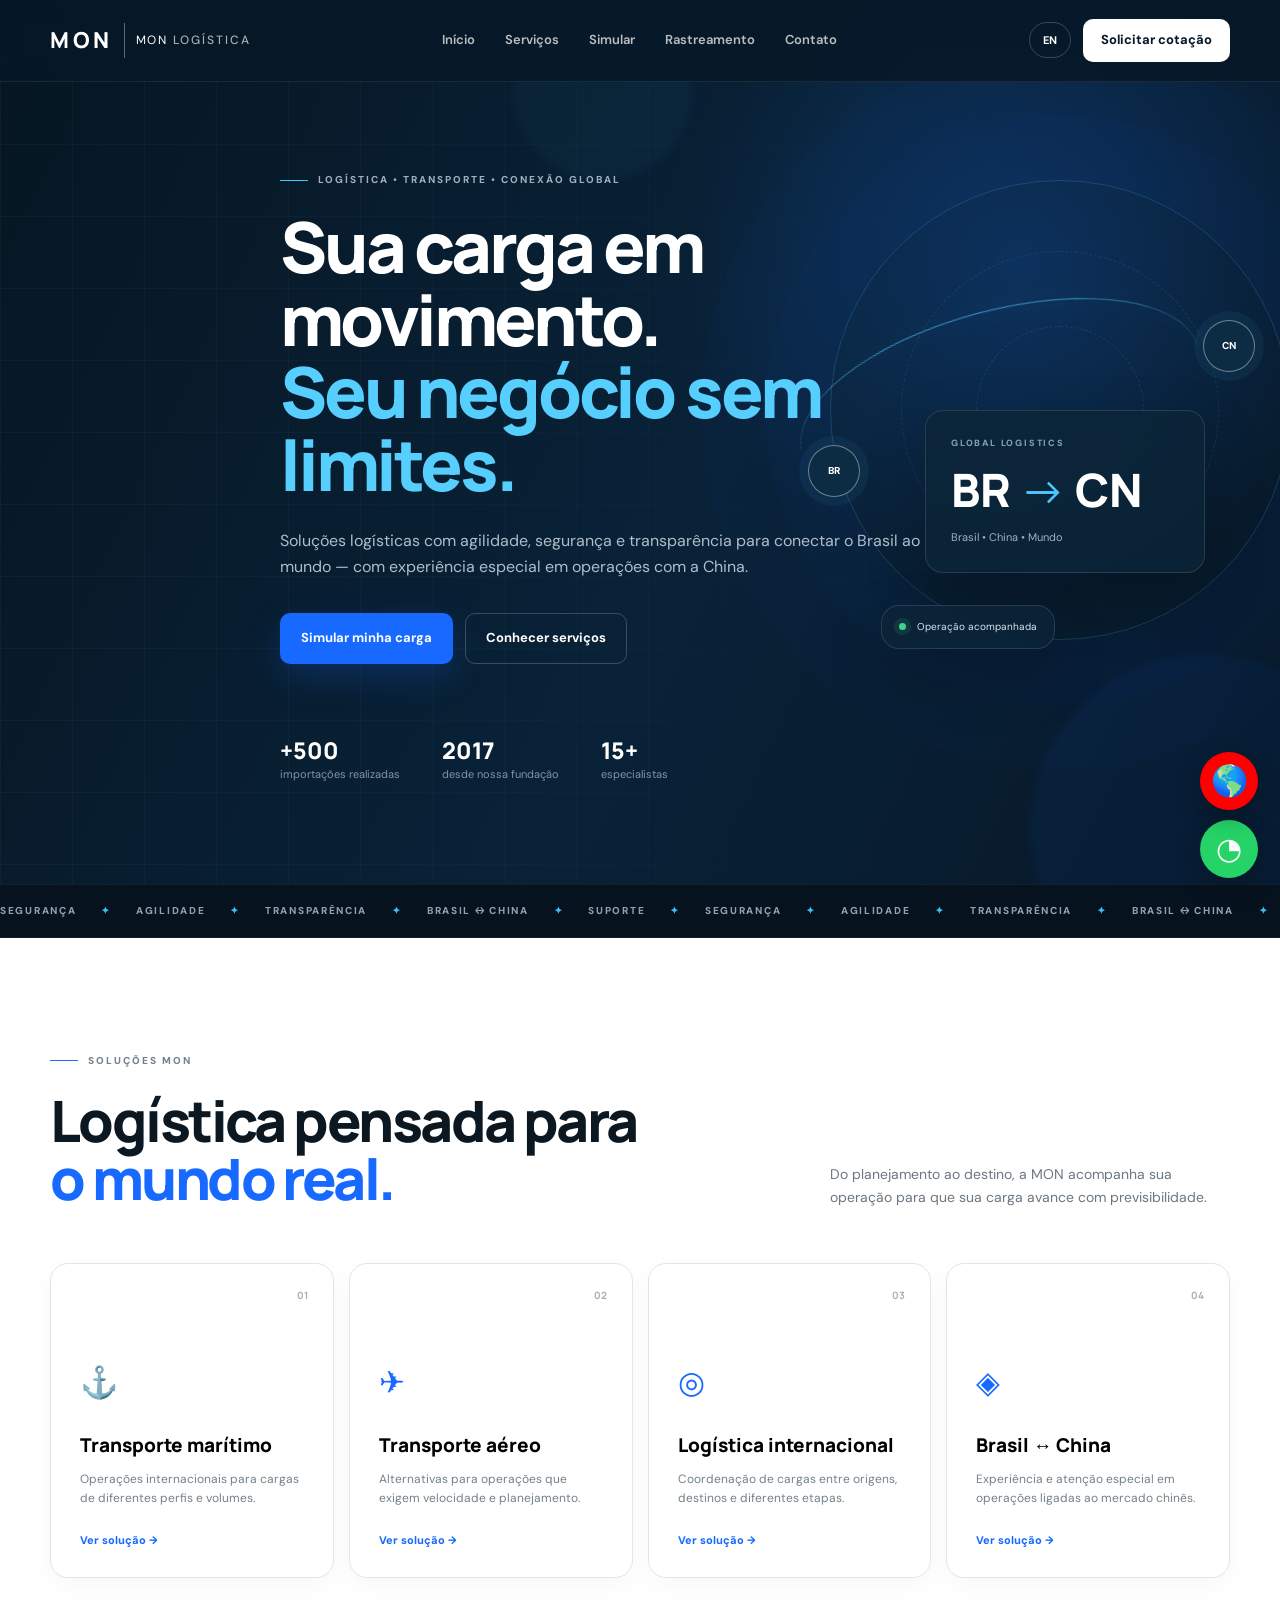
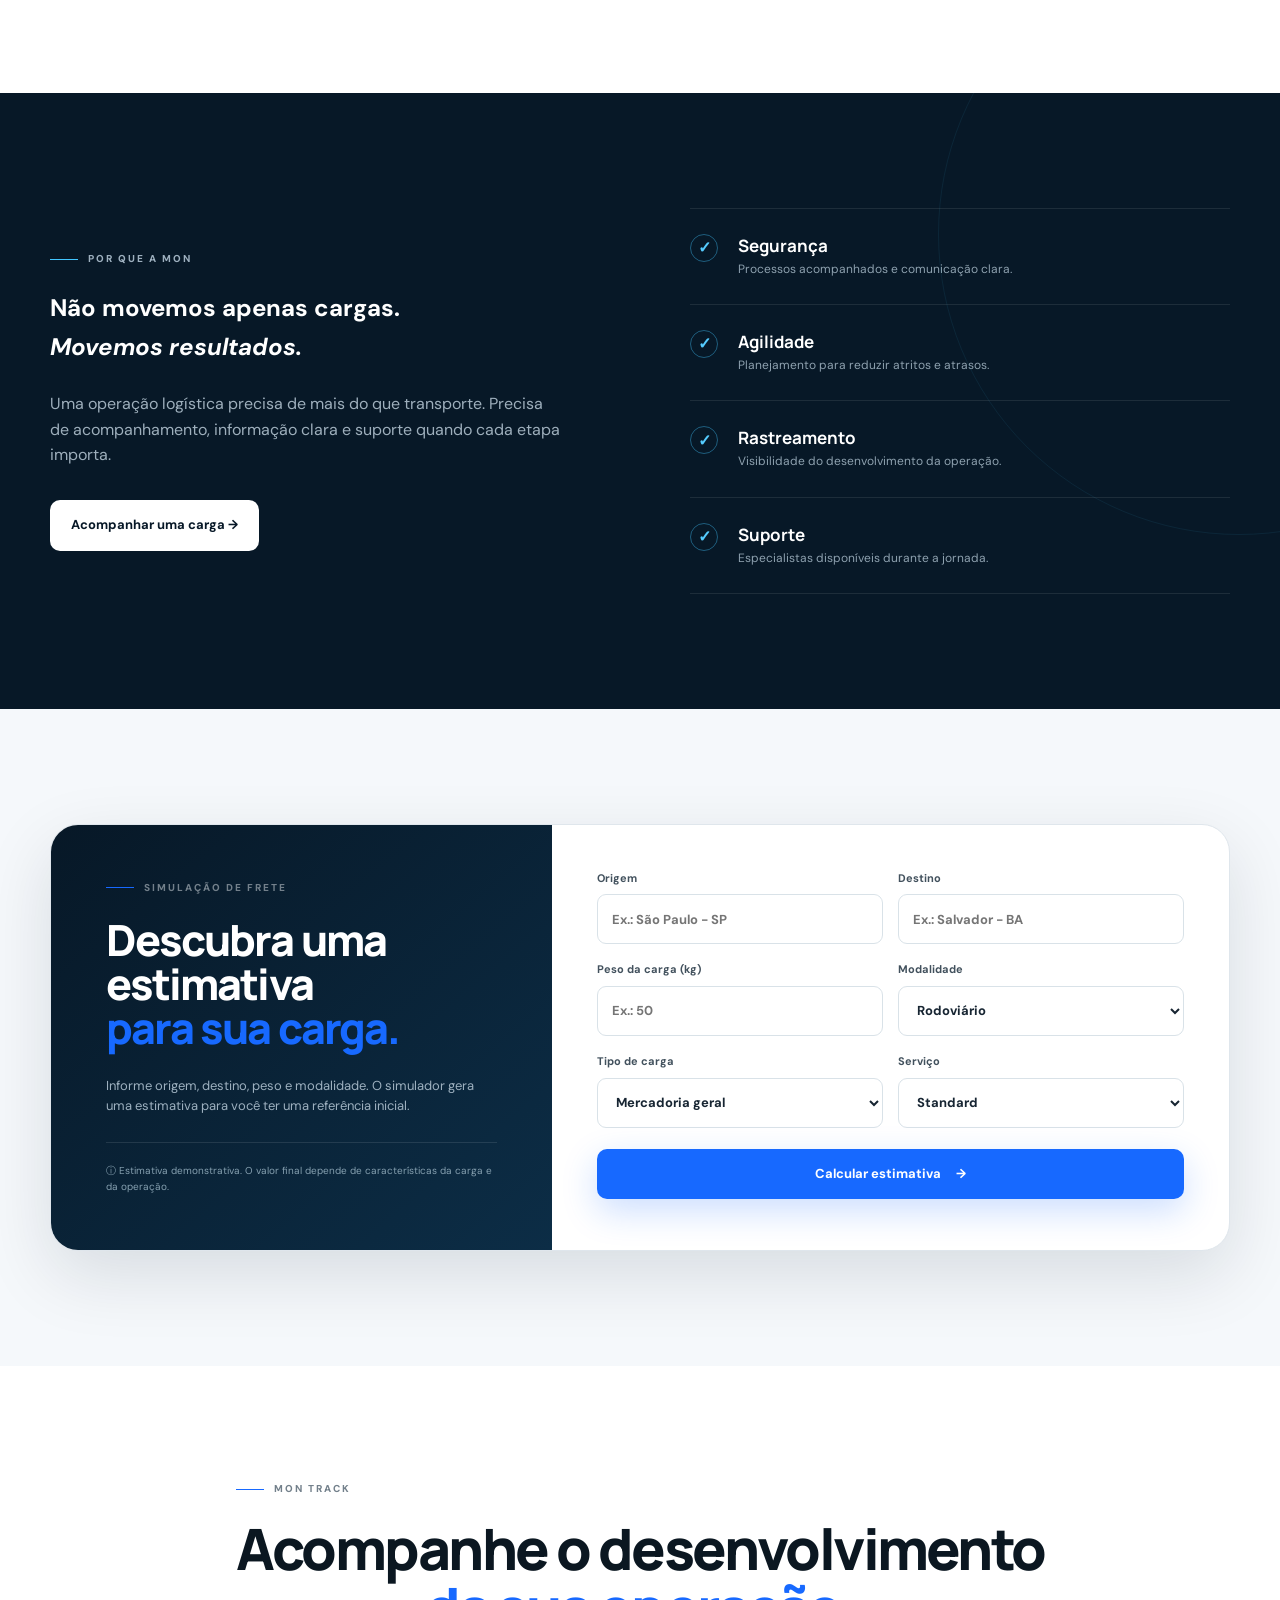
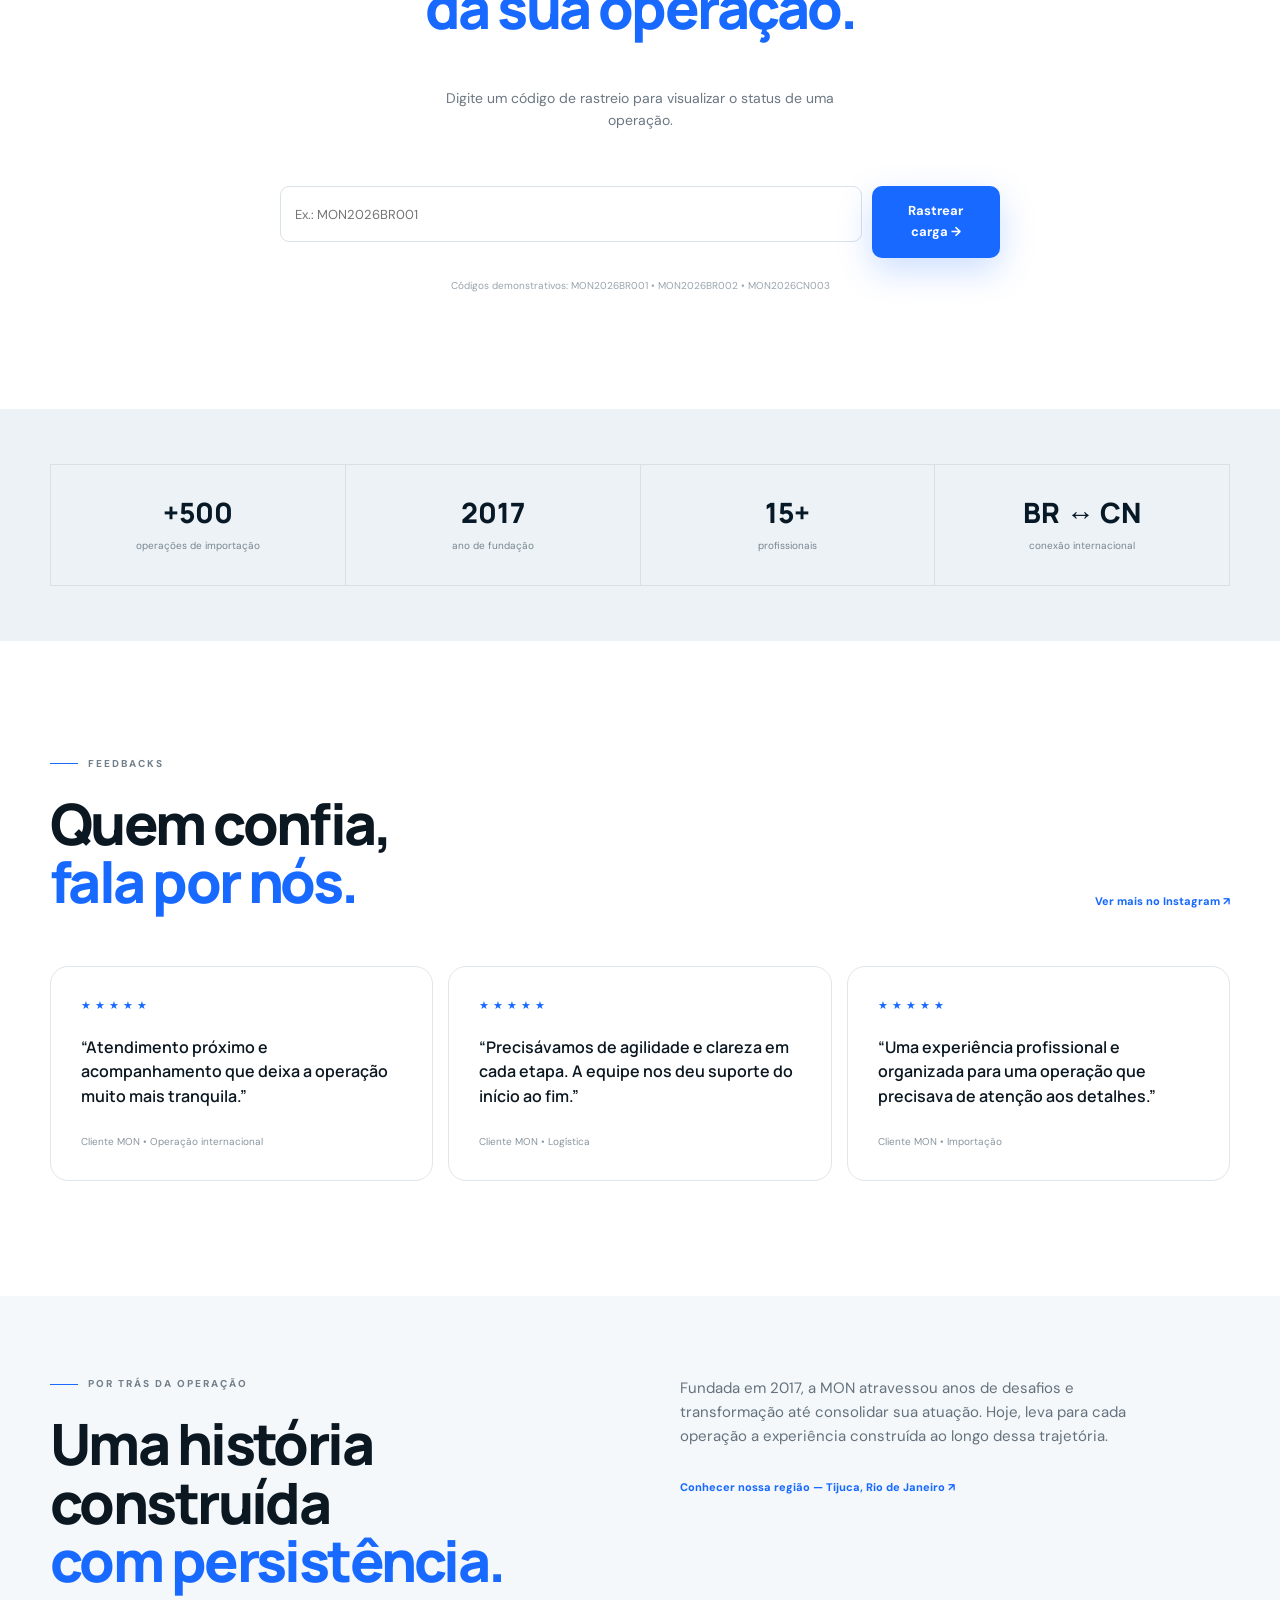
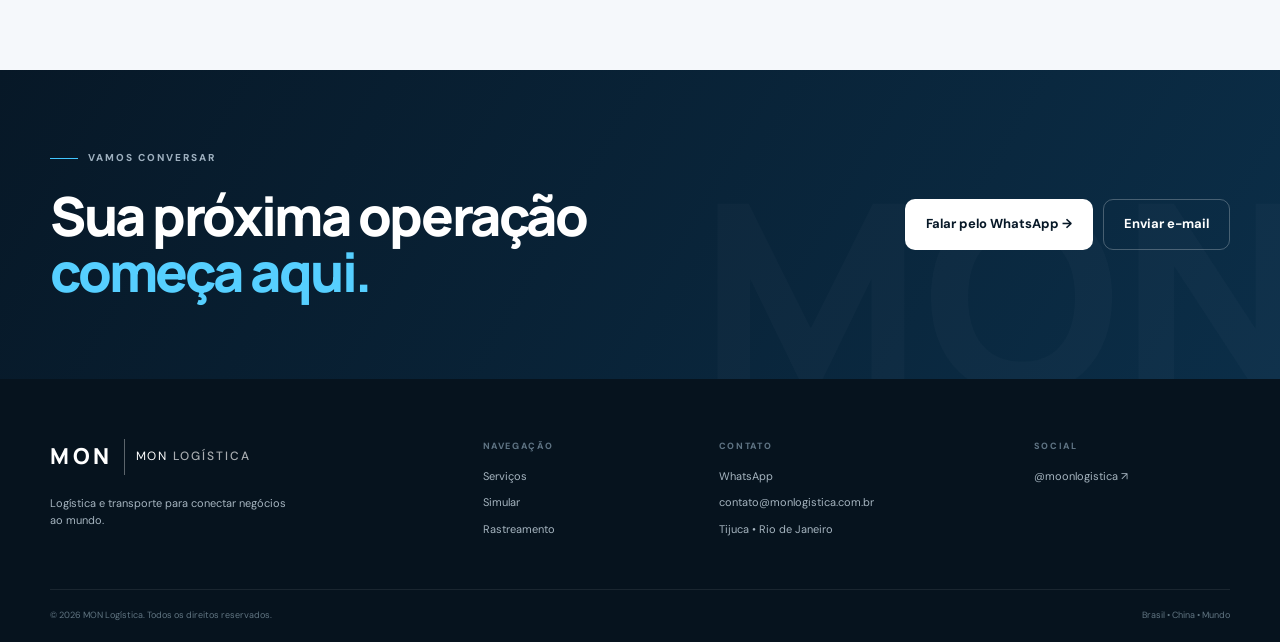
<file: index.html>
<!DOCTYPE html>
<html lang="pt-BR">
<head>
  <meta charset="UTF-8">
  <meta name="viewport" content="width=device-width, initial-scale=1.0">
  <meta name="theme-color" content="#071827">
  <meta name="description" content="MON Logística — soluções de logística e transporte nacional e internacional, com destaque para operações Brasil–China.">
  <title>MON Logística | Brasil conectado ao mundo</title>
  <link rel="stylesheet" href="style.css">
</head>
<body>
  <div id="top"></div>

  <header class="header" id="header">
    <a class="brand" href="#top" aria-label="MON Logística - início">
      <span class="brand-mark">MON</span>
      <span class="brand-name">MON <b>LOGÍSTICA</b></span>
    </a>

    <nav class="nav" id="mainNav">
      <a href="#inicio" data-i18n="navHome">Início</a>
      <a href="#servicos" data-i18n="navServices">Serviços</a>
      <a href="#simulador" data-i18n="navQuote">Simular</a>
      <a href="#rastreamento" data-i18n="navTrack">Rastreamento</a>
      <a href="#contato" data-i18n="navContact">Contato</a>
    </nav>

    <div class="header-actions">
      <button class="lang-btn" id="langToggle" aria-label="Trocar idioma">EN</button>
      <a class="header-cta" href="#simulador" data-i18n="quoteBtn">Solicitar cotação</a>
      <button class="menu-btn" id="menuBtn" aria-label="Abrir menu"><span></span><span></span><span></span></button>
    </div>
  </header>

  <main>
    <section class="hero" id="inicio">
      <div class="hero-grid"></div>
      <div class="hero-orb orb-one"></div>
      <div class="hero-orb orb-two"></div>
      <div class="container hero-content reveal">
        <div class="eyebrow"><span></span><span data-i18n="eyebrow">LOGÍSTICA • TRANSPORTE • CONEXÃO GLOBAL</span></div>
        <h1 data-i18n="heroTitle">Sua carga em movimento.<br><em>Seu negócio sem limites.</em></h1>
        <p data-i18n="heroText">Soluções logísticas com agilidade, segurança e transparência para conectar o Brasil ao mundo — com experiência especial em operações com a China.</p>
        <div class="hero-actions">
          <a class="btn btn-primary" href="#simulador" data-i18n="heroPrimary">Simular minha carga <span>→</span></a>
          <a class="btn btn-ghost" href="#servicos" data-i18n="heroSecondary">Conhecer serviços</a>
        </div>
        <div class="hero-trust">
          <div><strong>+500</strong><span data-i18n="stat1">importações realizadas</span></div>
          <div><strong>2017</strong><span data-i18n="stat2">desde nossa fundação</span></div>
          <div><strong>15+</strong><span data-i18n="stat3">especialistas</span></div>
        </div>
      </div>
      <div class="hero-visual" aria-hidden="true">
        <div class="world-ring"></div>
        <div class="route-line"></div>
        <div class="route-dot dot-br">BR</div>
        <div class="route-dot dot-cn">CN</div>
        <div class="visual-card card-main">
          <div class="mini-label">GLOBAL LOGISTICS</div>
          <div class="visual-title">BR <span>→</span> CN</div>
          <div class="visual-sub">Brasil • China • Mundo</div>
        </div>
        <div class="visual-card card-float">
          <span class="pulse"></span> <span data-i18n="live">Operação acompanhada</span>
        </div>
      </div>
    </section>

    <section class="ticker">
      <div class="ticker-track">
        <span>SEGURANÇA</span><i>✦</i><span>AGILIDADE</span><i>✦</i><span>TRANSPARÊNCIA</span><i>✦</i><span>BRASIL ↔ CHINA</span><i>✦</i><span>SUPORTE</span><i>✦</i>
        <span>SEGURANÇA</span><i>✦</i><span>AGILIDADE</span><i>✦</i><span>TRANSPARÊNCIA</span><i>✦</i><span>BRASIL ↔ CHINA</span><i>✦</i><span>SUPORTE</span><i>✦</i>
      </div>
    </section>

    <section class="section services-section" id="servicos">
      <div class="container">
        <div class="section-head reveal">
          <div>
            <div class="eyebrow dark"><span></span><span data-i18n="servicesEyebrow">SOLUÇÕES MON</span></div>
            <h2 data-i18n="servicesTitle">Logística pensada para<br><em>o mundo real.</em></h2>
          </div>
          <p data-i18n="servicesText">Do planejamento ao destino, a MON acompanha sua operação para que sua carga avance com previsibilidade.</p>
        </div>

        <div class="service-grid">
          <button class="service-card reveal" data-service="maritimo">
            <div class="service-number">01</div><div class="service-icon">⚓</div>
            <h3 data-i18n="service1">Transporte marítimo</h3>
            <p data-i18n="service1p">Operações internacionais para cargas de diferentes perfis e volumes.</p><span class="card-link" data-i18n="learn">Ver solução →</span>
          </button>
          <button class="service-card reveal" data-service="aereo">
            <div class="service-number">02</div><div class="service-icon">✈</div>
            <h3 data-i18n="service2">Transporte aéreo</h3>
            <p data-i18n="service2p">Alternativas para operações que exigem velocidade e planejamento.</p><span class="card-link" data-i18n="learn">Ver solução →</span>
          </button>
          <button class="service-card reveal" data-service="internacional">
            <div class="service-number">03</div><div class="service-icon">◎</div>
            <h3 data-i18n="service3">Logística internacional</h3>
            <p data-i18n="service3p">Coordenação de cargas entre origens, destinos e diferentes etapas.</p><span class="card-link" data-i18n="learn">Ver solução →</span>
          </button>
          <button class="service-card reveal" data-service="china">
            <div class="service-number">04</div><div class="service-icon">◈</div>
            <h3 data-i18n="service4">Brasil ↔ China</h3>
            <p data-i18n="service4p">Experiência e atenção especial em operações ligadas ao mercado chinês.</p><span class="card-link" data-i18n="learn">Ver solução →</span>
          </button>
        </div>
      </div>
    </section>

    <section class="feature-band">
      <div class="container feature-grid">
        <div class="feature-copy reveal">
          <div class="eyebrow"><span></span><span data-i18n="whyEyebrow">POR QUE A MON</span></div>
          <h2 data-i18n="whyTitle">Não movemos apenas cargas.<br><em>Movemos resultados.</em></h2>
          <p data-i18n="whyText">Uma operação logística precisa de mais do que transporte. Precisa de acompanhamento, informação clara e suporte quando cada etapa importa.</p>
          <a class="btn btn-light" href="#rastreamento" data-i18n="trackNow">Acompanhar uma carga →</a>
        </div>
        <div class="feature-list reveal">
          <div class="feature-item"><span class="check">✓</span><div><h3 data-i18n="f1">Segurança</h3><p data-i18n="f1p">Processos acompanhados e comunicação clara.</p></div></div>
          <div class="feature-item"><span class="check">✓</span><div><h3 data-i18n="f2">Agilidade</h3><p data-i18n="f2p">Planejamento para reduzir atritos e atrasos.</p></div></div>
          <div class="feature-item"><span class="check">✓</span><div><h3 data-i18n="f3">Rastreamento</h3><p data-i18n="f3p">Visibilidade do desenvolvimento da operação.</p></div></div>
          <div class="feature-item"><span class="check">✓</span><div><h3 data-i18n="f4">Suporte</h3><p data-i18n="f4p">Especialistas disponíveis durante a jornada.</p></div></div>
        </div>
      </div>
    </section>

    <section class="section simulator-section" id="simulador">
      <div class="container">
        <div class="simulator-wrap reveal">
          <div class="simulator-intro">
            <div class="eyebrow dark"><span></span><span data-i18n="simEyebrow">SIMULAÇÃO DE FRETE</span></div>
            <h2 data-i18n="simTitle">Descubra uma estimativa<br><em>para sua carga.</em></h2>
            <p data-i18n="simText">Informe origem, destino, peso e modalidade. O simulador gera uma estimativa para você ter uma referência inicial.</p>
            <div class="sim-note">ⓘ <span data-i18n="simNote">Estimativa demonstrativa. O valor final depende de características da carga e da operação.</span></div>
          </div>
          <form class="quote-form" id="quoteForm">
            <div class="field-row">
              <label><span data-i18n="from">Origem</span><input id="origin" required placeholder="Ex.: São Paulo - SP"></label>
              <label><span data-i18n="to">Destino</span><input id="destination" required placeholder="Ex.: Salvador - BA"></label>
            </div>
            <div class="field-row">
              <label><span data-i18n="weight">Peso da carga (kg)</span><input id="weight" type="number" min="0.1" step="0.1" required placeholder="Ex.: 50"></label>
              <label><span data-i18n="mode">Modalidade</span>
                <select id="mode">
                  <option value="rodoviario" data-i18n="road">Rodoviário</option>
                  <option value="aereo" data-i18n="air">Aéreo</option>
                  <option value="maritimo" data-i18n="sea">Marítimo</option>
                  <option value="internacional" data-i18n="international">Internacional</option>
                </select>
              </label>
            </div>
            <div class="field-row">
              <label><span data-i18n="cargo">Tipo de carga</span>
                <select id="cargo">
                  <option>Mercadoria geral</option><option>Eletrônicos</option><option>Peças e componentes</option><option>Outros</option>
                </select>
              </label>
              <label><span data-i18n="service">Serviço</span>
                <select id="serviceLevel">
                  <option value="standard">Standard</option><option value="express">Express</option><option value="premium">Premium</option>
                </select>
              </label>
            </div>
            <button class="btn btn-primary full" type="submit"><span data-i18n="calculate">Calcular estimativa</span> <span>→</span></button>
            <div class="quote-result" id="quoteResult" aria-live="polite">
              <div><span data-i18n="estimated">Estimativa aproximada</span><strong id="quotePrice">R$ 0,00</strong></div>
              <div class="quote-meta"><span id="quoteRoute">—</span><span id="quoteTime">—</span></div>
              <a id="quoteWhatsapp" class="btn btn-outline" target="_blank" rel="noopener" href="#" data-i18n="sendQuote">Enviar esta simulação pelo WhatsApp</a>
            </div>
          </form>
        </div>
      </div>
    </section>

    <section class="section tracking-section" id="rastreamento">
      <div class="container">
        <div class="section-head centered reveal">
          <div>
            <div class="eyebrow dark"><span></span><span data-i18n="trackEyebrow">MON TRACK</span></div>
            <h2 data-i18n="trackTitle">Acompanhe o desenvolvimento<br><em>da sua operação.</em></h2>
          </div>
          <p data-i18n="trackText">Digite um código de rastreio para visualizar o status de uma operação.</p>
        </div>
        <form class="tracking-search reveal" id="trackingForm">
          <input id="trackingCode" placeholder="Ex.: MON2026BR001" aria-label="Código de rastreamento">
          <button class="btn btn-primary" type="submit" data-i18n="trackButton">Rastrear carga →</button>
        </form>
        <div class="tracking-result" id="trackingResult">
          <div class="tracking-top"><div><span class="mini-label">MON TRACK</span><h3 id="trackTitleResult">Operação MON2026BR001</h3></div><span class="status-badge" id="trackStatus">Em trânsito</span></div>
          <div class="timeline" id="timeline"></div>
        </div>
        <p class="demo-codes" data-i18n="demoCodes">Códigos demonstrativos: MON2026BR001 • MON2026BR002 • MON2026CN003</p>
      </div>
    </section>

    <section class="section numbers-section">
      <div class="container numbers-grid reveal">
        <div><strong>+500</strong><span data-i18n="n1">operações de importação</span></div>
        <div><strong>2017</strong><span data-i18n="n2">ano de fundação</span></div>
        <div><strong>15+</strong><span data-i18n="n3">profissionais</span></div>
        <div><strong>BR ↔ CN</strong><span data-i18n="n4">conexão internacional</span></div>
      </div>
    </section>

    <section class="section testimonials-section">
      <div class="container">
        <div class="section-head reveal">
          <div>
            <div class="eyebrow dark"><span></span><span data-i18n="feedbackEyebrow">FEEDBACKS</span></div>
            <h2 data-i18n="feedbackTitle">Quem confia,<br><em>fala por nós.</em></h2>
          </div>
          <a class="text-link" href="https://www.instagram.com/moonlogistica/" target="_blank" rel="noopener" data-i18n="instagram">Ver mais no Instagram ↗</a>
        </div>
        <div class="testimonial-grid">
          <article class="testimonial reveal"><div class="stars">★★★★★</div><p>“Atendimento próximo e acompanhamento que deixa a operação muito mais tranquila.”</p><span>Cliente MON • Operação internacional</span></article>
          <article class="testimonial reveal"><div class="stars">★★★★★</div><p>“Precisávamos de agilidade e clareza em cada etapa. A equipe nos deu suporte do início ao fim.”</p><span>Cliente MON • Logística</span></article>
          <article class="testimonial reveal"><div class="stars">★★★★★</div><p>“Uma experiência profissional e organizada para uma operação que precisava de atenção aos detalhes.”</p><span>Cliente MON • Importação</span></article>
        </div>
      </div>
    </section>

    <section class="section story-section">
      <div class="container story-grid reveal">
        <div>
          <div class="eyebrow dark"><span></span><span data-i18n="storyEyebrow">POR TRÁS DA OPERAÇÃO</span></div>
          <h2 data-i18n="storyTitle">Uma história construída<br><em>com persistência.</em></h2>
        </div>
        <div>
          <p data-i18n="storyText">Fundada em 2017, a MON atravessou anos de desafios e transformação até consolidar sua atuação. Hoje, leva para cada operação a experiência construída ao longo dessa trajetória.</p>
          <a class="text-link" href="https://www.google.com/maps/search/?api=1&query=Tijuca%2C%20Rio%20de%20Janeiro%2C%20RJ" target="_blank" rel="noopener" data-i18n="map">Conhecer nossa região — Tijuca, Rio de Janeiro ↗</a>
        </div>
      </div>
    </section>

    <section class="contact-cta" id="contato">
      <div class="container contact-inner reveal">
        <div>
          <div class="eyebrow"><span></span><span data-i18n="contactEyebrow">VAMOS CONVERSAR</span></div>
          <h2 data-i18n="contactTitle">Sua próxima operação<br><em>começa aqui.</em></h2>
        </div>
        <div class="contact-actions">
          <a class="btn btn-light" id="whatsappLink" target="_blank" rel="noopener" href="https://wa.me/5521999999999" data-i18n="whatsapp">Falar pelo WhatsApp →</a>
          <a class="btn btn-outline-light" href="mailto:contato@monlogistica.com.br" data-i18n="email">Enviar e-mail</a>
        </div>
      </div>
    </section>
  </main>

  <footer class="footer">
    <div class="container footer-grid">
      <div><a class="brand footer-brand" href="#top"><span class="brand-mark">MON</span><span class="brand-name">MON <b>LOGÍSTICA</b></span></a><p data-i18n="footerText">Logística e transporte para conectar negócios ao mundo.</p></div>
      <div><span class="footer-label" data-i18n="footerNav">NAVEGAÇÃO</span><a href="#servicos" data-i18n="navServices">Serviços</a><a href="#simulador" data-i18n="navQuote">Simular</a><a href="#rastreamento" data-i18n="navTrack">Rastreamento</a></div>
      <div><span class="footer-label" data-i18n="footerContact">CONTATO</span><a href="https://wa.me/5521999999999" target="_blank" rel="noopener">WhatsApp</a><a href="mailto:contato@monlogistica.com.br">contato@monlogistica.com.br</a><a href="https://www.google.com/maps/search/?api=1&query=Tijuca%2C%20Rio%20de%20Janeiro%2C%20RJ" target="_blank" rel="noopener">Tijuca • Rio de Janeiro</a></div>
      <div><span class="footer-label">SOCIAL</span><a href="https://www.instagram.com/moonlogistica/" target="_blank" rel="noopener">@moonlogistica ↗</a></div>
    </div>
    <div class="container footer-bottom"><span>© 2026 MON Logística. Todos os direitos reservados.</span><span>Brasil • China • Mundo</span></div>
  </footer>

    <!-- Globo 3D / Mundo Interativo -->
  <a href="world.html" class="floating-globe" aria-label="Abrir mundo interativo" style="position:fixed!important;right:22px!important;bottom:90px!important;width:58px!important;height:58px!important;background:red!important;color:white!important;border:0!important;border-radius:50%!important;z-index:99999!important;font-size:30px!important;display:flex!important;align-items:center!important;justify-content:center!important;">
  <span class="globe-icon">🌎</span>
  </a>

  <!-- Elementos já existentes -->
  <button class="floating-whatsapp" id="floatingWhatsapp" aria-label="WhatsApp">◔</button>
  <button class="back-top" id="backTop" aria-label="Voltar ao topo">↑</button>

  <div class="modal" id="serviceModal" aria-hidden="true">
    <div class="modal-backdrop" data-close></div>
    <div class="modal-card" role="dialog" aria-modal="true">
      <button class="modal-close" data-close aria-label="Fechar">×</button>
      <span class="mini-label" id="modalNumber">01 • SOLUÇÃO MON</span>
      <h2 id="modalTitle">Transporte marítimo</h2>
      <p id="modalText"></p>
      <div class="modal-points" id="modalPoints"></div>
      <a href="#simulador" class="btn btn-primary" data-close data-i18n="modalQuote">Simular esta operação →</a>
    </div>
  </div>

  <div class="toast" id="toast"></div>
  <script src="script.js"></script>
</body>
</html>
</file>
<file: style.css>
@import url('https://fonts.googleapis.com/css2?family=DM+Sans:wght@400;500;600;700&family=Manrope:wght@500;600;700;800&display=swap');

:root{--navy:#071827;--navy2:#0b2235;--blue:#1769ff;--cyan:#42c6ff;--ink:#0b1721;--muted:#6b7782;--line:#dfe6ec;--light:#f4f7fa;--white:#fff;--radius:22px;--shadow:0 24px 70px rgba(7,24,39,.12)}
*{box-sizing:border-box;margin:0;padding:0}
html{scroll-behavior:smooth}
body{font-family:"DM Sans",Arial,sans-serif;color:var(--ink);background:var(--white);line-height:1.6;overflow-x:hidden}
button,input,select{font:inherit}button{cursor:pointer}a{text-decoration:none;color:inherit}
.container{width:min(1180px,calc(100% - 40px));margin:auto}
.header{height:82px;position:fixed;z-index:50;top:0;left:0;right:0;display:flex;align-items:center;justify-content:space-between;padding:0 max(20px,calc((100vw - 1180px)/2));background:rgba(7,24,39,.82);backdrop-filter:blur(18px);border-bottom:1px solid rgba(255,255,255,.08);transition:.3s}
.header.scrolled{height:70px;background:rgba(7,24,39,.96)}
.brand{display:flex;align-items:center;gap:11px;color:#fff}
.brand-mark{font-family:Manrope,sans-serif;font-weight:800;font-size:22px;letter-spacing:.16em;border-right:1px solid rgba(255,255,255,.35);padding-right:11px}
.brand-name{font-size:12px;letter-spacing:.16em}.brand-name b{font-weight:500;opacity:.65}
.nav{display:flex;gap:30px;color:rgba(255,255,255,.72);font-size:13px;font-weight:600}
.nav a{transition:.2s}.nav a:hover{color:#fff}
.header-actions{display:flex;align-items:center;gap:12px}.lang-btn{background:transparent;border:1px solid rgba(255,255,255,.2);color:#fff;border-radius:999px;width:42px;height:36px;font-size:11px;font-weight:700}
.header-cta,.btn{display:inline-flex;align-items:center;justify-content:center;gap:15px;border-radius:10px;padding:14px 20px;font-weight:700;font-size:13px;transition:.25s;border:1px solid transparent}
.header-cta{background:#fff;color:var(--navy);padding:10px 17px}.header-cta:hover,.btn-light:hover{transform:translateY(-2px);box-shadow:0 12px 30px rgba(0,0,0,.16)}
.menu-btn{display:none;border:0;background:transparent;width:42px;height:42px}.menu-btn span{display:block;width:23px;height:2px;background:#fff;margin:5px auto;transition:.25s}

.hero{min-height:760px;background:radial-gradient(circle at 80% 30%,rgba(25,103,220,.25),transparent 28%),linear-gradient(115deg,#061622,#092238 55%,#071827);color:#fff;position:relative;overflow:hidden;padding-top:82px;display:flex;align-items:center}
.hero-grid{position:absolute;inset:0;background-image:linear-gradient(rgba(255,255,255,.035) 1px,transparent 1px),linear-gradient(90deg,rgba(255,255,255,.035) 1px,transparent 1px);background-size:72px 72px;mask-image:linear-gradient(to right,black,transparent 85%)}
.hero-content{position:relative;z-index:3;max-width:720px;padding:90px 0 100px}.eyebrow{display:flex;align-items:center;gap:10px;font-size:10px;letter-spacing:.2em;font-weight:800;color:#9eb0bf;margin-bottom:22px}.eyebrow span:first-child{display:inline-block;width:28px;height:1px;background:var(--cyan)}.eyebrow.dark{color:#73808b}.eyebrow.dark span:first-child{background:var(--blue)}
.hero h1,.section h2,.contact-cta h2{font-family:Manrope,sans-serif;font-size:clamp(42px,5.5vw,72px);line-height:1.03;letter-spacing:-.045em;font-weight:800}.hero h1 em,.section h2 em,.contact-cta h2 em{font-style:normal;color:#56cfff}
.hero p{max-width:640px;color:#aebdca;margin:28px 0 34px;font-size:16px}.hero-actions{display:flex;gap:12px;flex-wrap:wrap}.btn-primary{background:var(--blue);color:#fff;box-shadow:0 12px 35px rgba(23,105,255,.22)}.btn-primary:hover{background:#2a79ff;transform:translateY(-2px)}.btn-ghost{color:#fff;border-color:rgba(255,255,255,.2)}.btn-ghost:hover{background:rgba(255,255,255,.07)}
.hero-trust{display:flex;gap:42px;margin-top:70px}.hero-trust div{display:flex;flex-direction:column}.hero-trust strong{font:800 23px Manrope,sans-serif}.hero-trust span{font-size:11px;color:#8194a4}
.hero-visual{position:absolute;z-index:2;right:-20px;top:150px;width:min(48vw,600px);height:570px}.world-ring{position:absolute;width:460px;height:460px;right:10px;top:30px;border:1px solid rgba(72,198,255,.2);border-radius:50%;box-shadow:0 0 0 65px rgba(23,105,255,.025),0 0 0 130px rgba(23,105,255,.018)}.world-ring:before,.world-ring:after{content:"";position:absolute;inset:70px;border:1px dashed rgba(72,198,255,.14);border-radius:50%}.world-ring:after{inset:145px}.route-line{position:absolute;width:410px;height:180px;right:95px;top:160px;border-top:1px solid rgba(83,206,255,.65);border-radius:50%;transform:rotate(-15deg);filter:drop-shadow(0 0 8px rgba(66,198,255,.35))}
.route-dot{position:absolute;border:1px solid rgba(255,255,255,.4);background:#0c2c43;border-radius:50%;width:52px;height:52px;display:grid;place-items:center;font-size:10px;font-weight:800;box-shadow:0 0 0 9px rgba(66,198,255,.06)}.dot-br{right:440px;top:295px}.dot-cn{right:45px;top:170px}
.visual-card{position:absolute;background:rgba(12,37,56,.8);border:1px solid rgba(255,255,255,.12);box-shadow:0 25px 60px rgba(0,0,0,.22);backdrop-filter:blur(15px);border-radius:18px}.card-main{right:95px;top:260px;width:280px;padding:25px}.mini-label{font-size:9px;letter-spacing:.2em;color:#7fa3ba;font-weight:800}.visual-title{font:800 46px Manrope,sans-serif;margin:8px 0}.visual-title span{font-weight:400;color:#49c8ff}.visual-sub{font-size:11px;color:#9eb2c1}.card-float{right:245px;top:455px;padding:13px 17px;font-size:10px;color:#d9e8f1}.pulse{display:inline-block;width:7px;height:7px;border-radius:50%;background:#43d18c;box-shadow:0 0 0 5px rgba(67,209,140,.12);margin-right:8px}
.hero-orb{position:absolute;border-radius:50%;filter:blur(3px);opacity:.4}.orb-one{width:350px;height:350px;background:rgba(22,105,255,.15);right:-100px;bottom:-120px}.orb-two{width:180px;height:180px;background:rgba(66,198,255,.09);left:40%;top:0}
.ticker{height:54px;background:#06131e;color:#8ea2b2;overflow:hidden;display:flex;align-items:center;border-top:1px solid rgba(255,255,255,.05);border-bottom:1px solid rgba(255,255,255,.05)}.ticker-track{display:flex;gap:25px;white-space:nowrap;animation:ticker 24s linear infinite;font-size:10px;font-weight:800;letter-spacing:.17em}.ticker i{font-style:normal;color:#3dbdf2}@keyframes ticker{to{transform:translateX(-50%)}}

.section{padding:115px 0}.services-section{background:#fff}.section-head{display:flex;justify-content:space-between;gap:50px;align-items:end;margin-bottom:55px}.section-head>p{max-width:400px;color:var(--muted);font-size:14px}.section h2{font-size:clamp(38px,4.5vw,57px)}.section h2 em{color:#1769ff}.service-grid{display:grid;grid-template-columns:repeat(4,1fr);gap:15px}.service-card{text-align:left;background:#fff;border:1px solid var(--line);border-radius:18px;padding:29px;min-height:315px;position:relative;transition:.3s;box-shadow:0 8px 25px rgba(7,24,39,.03)}.service-card:hover{transform:translateY(-8px);border-color:#a8c7ee;box-shadow:var(--shadow)}.service-number{position:absolute;top:24px;right:25px;font:700 10px Manrope;color:#a4afb8}.service-icon{font-size:31px;color:#1769ff;margin:25px 0 25px}.service-card h3{font:800 19px Manrope;margin-bottom:12px}.service-card p{font-size:12px;color:#74808a}.card-link{position:absolute;bottom:27px;left:29px;font-size:11px;font-weight:800;color:#1769ff}
.feature-band{background:var(--navy);color:#fff;padding:115px 0;overflow:hidden;position:relative}.feature-band:after{content:"";position:absolute;width:600px;height:600px;border:1px solid rgba(66,198,255,.08);border-radius:50%;right:-260px;top:-160px}.feature-grid{display:grid;grid-template-columns:1fr 1fr;gap:100px;align-items:center}.feature-copy p{max-width:510px;color:#9eafbc;margin:25px 0 32px}.btn-light{background:#fff;color:var(--navy)}.feature-list{display:grid;gap:0}.feature-item{display:flex;gap:20px;padding:25px 0;border-bottom:1px solid rgba(255,255,255,.09)}.feature-item:first-child{border-top:1px solid rgba(255,255,255,.09)}.check{width:28px;height:28px;display:grid;place-items:center;border:1px solid rgba(66,198,255,.4);border-radius:50%;color:#55ccff;font-weight:800;flex:none}.feature-item h3{font:700 17px Manrope}.feature-item p{font-size:12px;color:#8ea1af;margin-top:3px}

.simulator-section{background:#f5f8fb}.simulator-wrap{display:grid;grid-template-columns:.85fr 1.15fr;background:#fff;border:1px solid var(--line);border-radius:28px;overflow:hidden;box-shadow:var(--shadow)}.simulator-intro{background:linear-gradient(140deg,#071827,#0c2d46);color:#fff;padding:55px}.simulator-intro h2{font-size:43px}.simulator-intro p{color:#9db0bf;font-size:13px;margin:25px 0}.sim-note{font-size:10px;color:#86a0b0;border-top:1px solid rgba(255,255,255,.1);padding-top:20px}.quote-form{padding:45px}.field-row{display:grid;grid-template-columns:1fr 1fr;gap:15px;margin-bottom:17px}.quote-form label{display:flex;flex-direction:column;gap:7px;font-size:11px;font-weight:700;color:#42515d}.quote-form input,.quote-form select,.tracking-search input{width:100%;height:50px;border:1px solid #d9e2e8;border-radius:9px;padding:0 14px;outline:0;background:#fff;color:#172532;font-size:13px}.quote-form input:focus,.quote-form select:focus,.tracking-search input:focus{border-color:#5b9cff;box-shadow:0 0 0 3px rgba(23,105,255,.08)}.full{width:100%;margin-top:4px}.quote-result{margin-top:17px;background:#071827;border-radius:13px;color:#fff;padding:19px;display:none}.quote-result.show{display:block;animation:fadeUp .35s}.quote-result>div:first-child{display:flex;justify-content:space-between;align-items:center}.quote-result strong{font:800 24px Manrope;color:#54cbff}.quote-meta{display:flex;gap:20px;color:#94a7b5;font-size:10px;margin:6px 0 16px}.btn-outline{border:1px solid #38536a;color:#fff;width:100%}.btn-outline:hover{background:#17334a}

.tracking-section{background:#fff}.centered{display:flex;flex-direction:column;align-items:center;text-align:center}.centered>p{margin-top:0}.tracking-search{max-width:720px;margin:0 auto;display:flex;gap:10px}.tracking-search input{height:56px}.tracking-result{max-width:900px;margin:30px auto 0;background:#f6f8fa;border:1px solid var(--line);border-radius:18px;padding:28px;display:none}.tracking-result.show{display:block;animation:fadeUp .35s}.tracking-top{display:flex;justify-content:space-between;gap:20px;align-items:center;padding-bottom:24px;border-bottom:1px solid #dde5eb}.tracking-top h3{font:800 22px Manrope;margin-top:6px}.status-badge{background:#e5f8ef;color:#16834d;padding:7px 12px;border-radius:999px;font-size:10px;font-weight:800}.timeline{display:grid;grid-template-columns:repeat(4,1fr);padding-top:28px;position:relative}.timeline:before{content:"";position:absolute;top:44px;left:8%;right:8%;height:1px;background:#cfd9e0}.timeline-step{position:relative;text-align:center;z-index:1}.timeline-dot{width:28px;height:28px;border-radius:50%;margin:0 auto 12px;background:#fff;border:2px solid #b9c6cf;display:grid;place-items:center;font-size:10px;color:#80909c}.timeline-step.done .timeline-dot{background:#1769ff;border-color:#1769ff;color:#fff;box-shadow:0 0 0 6px rgba(23,105,255,.09)}.timeline-step.current .timeline-dot{border-color:#42c6ff;box-shadow:0 0 0 6px rgba(66,198,255,.1)}.timeline-step strong{display:block;font-size:11px}.timeline-step span{font-size:9px;color:#7b8993}.demo-codes{text-align:center;color:#98a4ad;font-size:10px;margin-top:20px}

.numbers-section{padding:55px 0;background:#edf2f6}.numbers-grid{display:grid;grid-template-columns:repeat(4,1fr);gap:1px;background:#d8e0e6;border:1px solid #d8e0e6}.numbers-grid div{background:#edf2f6;padding:28px;text-align:center}.numbers-grid strong{display:block;font:800 28px Manrope;color:#071827}.numbers-grid span{font-size:10px;color:#788690}
.testimonials-section{background:#fff}.text-link{font-size:11px;font-weight:800;color:#1769ff}.testimonial-grid{display:grid;grid-template-columns:repeat(3,1fr);gap:15px}.testimonial{border:1px solid var(--line);border-radius:18px;padding:30px}.stars{color:#1769ff;letter-spacing:4px;font-size:11px;margin-bottom:20px}.testimonial p{font:600 16px Manrope;line-height:1.55}.testimonial span{display:block;margin-top:25px;color:#89959e;font-size:10px}
.story-section{background:#f5f8fb;padding-top:80px;padding-bottom:80px}.story-grid{display:grid;grid-template-columns:1fr 1fr;gap:80px}.story-grid p{font-size:15px;color:#64727d;margin-bottom:25px;max-width:500px}

.contact-cta{background:linear-gradient(120deg,#071827,#0b2e48);color:#fff;padding:80px 0;position:relative;overflow:hidden}.contact-cta:before{content:"MON";position:absolute;font:800 260px Manrope;color:rgba(255,255,255,.018);right:-30px;bottom:-90px}.contact-inner{display:flex;justify-content:space-between;align-items:center;gap:50px;position:relative;z-index:1}.contact-cta h2{font-size:54px}.contact-actions{display:flex;gap:10px;flex-wrap:wrap}.btn-outline-light{border-color:rgba(255,255,255,.25);color:#fff}.btn-outline-light:hover{background:rgba(255,255,255,.07)}
.footer{background:#06131e;color:#a6b5c0;padding:60px 0 20px}.footer-grid{display:grid;grid-template-columns:2fr 1fr 1.4fr 1fr;gap:40px}.footer-brand{margin-bottom:20px}.footer-grid p{font-size:11px;max-width:250px}.footer-grid>div:not(:first-child){display:flex;flex-direction:column;gap:9px}.footer-grid a{font-size:11px;transition:.2s}.footer-grid a:hover{color:#fff}.footer-label{font-size:9px;letter-spacing:.18em;color:#5f7484;font-weight:800;margin-bottom:5px}.footer-bottom{margin-top:50px;border-top:1px solid rgba(255,255,255,.08);padding-top:18px;display:flex;justify-content:space-between;font-size:9px;color:#617582}

.floating-whatsapp{
  position:fixed;
  right:22px;
  bottom:22px;
  width:58px;
  height:58px;
  display:flex;
  align-items:center;
  justify-content:center;
  border:0;
  border-radius:50%;
  background:#25D366;
  color:#fff;
  font-size:30px;
  z-index:9999;
  box-shadow:0 8px 25px rgba(0,0,0,.25);
  transition:transform .25s ease, box-shadow .25s ease;
}

.floating-whatsapp:hover{
  transform:scale(1.08);
  box-shadow:0 12px 30px rgba(0,0,0,.3);
}

@media(max-width:720px){
  .floating-whatsapp{
    right:16px;
    bottom:16px;
    width:56px;
    height:56px;
  }
}.back-top{position:fixed;right:22px;bottom:90px;width:38px;height:38px;border:1px solid #d9e1e6;background:#fff;color:#173048;border-radius:50%;z-index:40;opacity:0;pointer-events:none;transition:.25s}.back-top.show{opacity:1;pointer-events:auto}
.modal{position:fixed;inset:0;z-index:100;display:none}.modal.open{display:grid;place-items:center}.modal-backdrop{position:absolute;inset:0;background:rgba(2,12,20,.72);backdrop-filter:blur(8px)}.modal-card{position:relative;z-index:2;width:min(580px,calc(100% - 30px));background:#fff;border-radius:24px;padding:42px;box-shadow:0 30px 90px rgba(0,0,0,.3);animation:modalIn .3s}.modal-card h2{font:800 36px Manrope;letter-spacing:-.03em;margin:8px 0 15px}.modal-card p{color:#687680;font-size:13px}.modal-close{position:absolute;right:20px;top:17px;border:0;background:#edf2f5;width:34px;height:34px;border-radius:50%;font-size:20px}.modal-points{display:grid;grid-template-columns:1fr 1fr;gap:10px;margin:24px 0}.modal-points div{padding:13px;background:#f5f8fa;border-radius:10px;font-size:11px;font-weight:700}
.toast{position:fixed;left:50%;bottom:25px;transform:translate(-50%,20px);background:#071827;color:#fff;padding:13px 18px;border-radius:10px;font-size:11px;opacity:0;pointer-events:none;transition:.3s;z-index:200}.toast.show{opacity:1;transform:translate(-50%,0)}
.reveal{opacity:0;transform:translateY(24px);transition:opacity .7s ease,transform .7s ease}.reveal.visible{opacity:1;transform:none}@keyframes fadeUp{from{opacity:0;transform:translateY(12px)}to{opacity:1;transform:none}}@keyframes modalIn{from{opacity:0;transform:scale(.95) translateY(10px)}to{opacity:1;transform:none}}

@media(max-width:980px){
 .nav{gap:16px}.header-cta{display:none}.hero-visual{opacity:.5;right:-190px}.service-grid{grid-template-columns:repeat(2,1fr)}.feature-grid{gap:50px}.simulator-wrap{grid-template-columns:1fr}.simulator-intro{padding:45px}.footer-grid{grid-template-columns:1.5fr 1fr 1.4fr}
}
@media(max-width:720px){
 .container{width:min(100% - 28px,1180px)}.header{height:68px;padding:0 14px}.brand-name{display:none}.brand-mark{border:0;padding:0;font-size:19px}.menu-btn{display:block}.nav{position:absolute;top:68px;left:12px;right:12px;display:flex;flex-direction:column;gap:0;background:#081b2b;border:1px solid rgba(255,255,255,.1);border-radius:16px;padding:8px;transform:translateY(-15px);opacity:0;pointer-events:none;transition:.25s}.nav.open{transform:none;opacity:1;pointer-events:auto}.nav a{padding:14px 15px;border-radius:10px}.nav a:hover{background:rgba(255,255,255,.06)}.header-actions{margin-left:auto}.lang-btn{width:38px;height:34px}.hero{min-height:760px}.hero-content{padding:80px 0 65px}.hero h1{font-size:44px}.hero p{font-size:14px}.hero-trust{gap:22px;margin-top:50px}.hero-trust strong{font-size:19px}.hero-trust span{font-size:9px}.hero-visual{display:none}.section{padding:78px 0}.section-head{display:block;margin-bottom:35px}.section-head>p{margin-top:20px}.section h2{font-size:38px}.service-grid{grid-template-columns:1fr}.service-card{min-height:270px}.feature-grid,.story-grid{grid-template-columns:1fr;gap:45px}.feature-band{padding:80px 0}.simulator-intro,.quote-form{padding:30px 22px}.simulator-intro h2{font-size:37px}.field-row{grid-template-columns:1fr}.tracking-search{flex-direction:column}.tracking-result{padding:20px}.timeline{grid-template-columns:1fr;gap:20px}.timeline:before{left:13px;top:25px;bottom:25px;width:1px;height:auto}.timeline-step{text-align:left;display:grid;grid-template-columns:28px 1fr;column-gap:15px}.timeline-dot{margin:0;grid-row:span 2}.numbers-grid{grid-template-columns:1fr 1fr}.numbers-grid div{padding:22px 10px}.testimonial-grid{grid-template-columns:1fr}.contact-inner{display:block}.contact-cta h2{font-size:43px}.contact-actions{margin-top:30px}.footer-grid{grid-template-columns:1fr 1fr;gap:35px}.footer-grid>div:first-child{grid-column:1/-1}.footer-bottom{gap:15px;flex-direction:column}.modal-card{padding:32px 23px}.modal-card h2{font-size:29px}.modal-points{grid-template-columns:1fr}.floating-whatsapp{right:16px;bottom:16px}
}
/* BOTÃO DO MUNDO 3D */

.floating-globe {
  position: fixed;
  right: 22px;
  bottom: 90px;

  width: 58px;
  height: 58px;

  display: flex;
  align-items: center;
  justify-content: center;

  border: 1px solid rgba(255,255,255,.15);
  border-radius: 50%;

  background: #071827;
  color: #fff;

  font-size: 29px;

  z-index: 9998;

  box-shadow: 0 8px 25px rgba(0,0,0,.28);

  cursor: pointer;

  transition: transform .25s ease, box-shadow .25s ease;
}

.floating-globe:hover {
  transform: scale(1.08);
  box-shadow: 0 12px 30px rgba(23,105,255,.35);
}

.globe-icon {
  display: block;
  line-height: 1;
}

@media(max-width:720px) {
  .floating-globe {
    right: 16px;
    bottom: 82px;
    width: 56px;
    height: 56px;
  }
}
.floating-globe {
  position: fixed !important;
  right: 22px !important;
  bottom: 90px !important;
  width: 58px !important;
  height: 58px !important;
  display: flex !important;
  align-items: center !important;
  justify-content: center !important;
  border: none !important;
  border-radius: 50% !important;
  background: red !important;
  color: white !important;
  font-size: 30px !important;
  z-index: 99999 !important;
  cursor: pointer !important;
}
</file>
